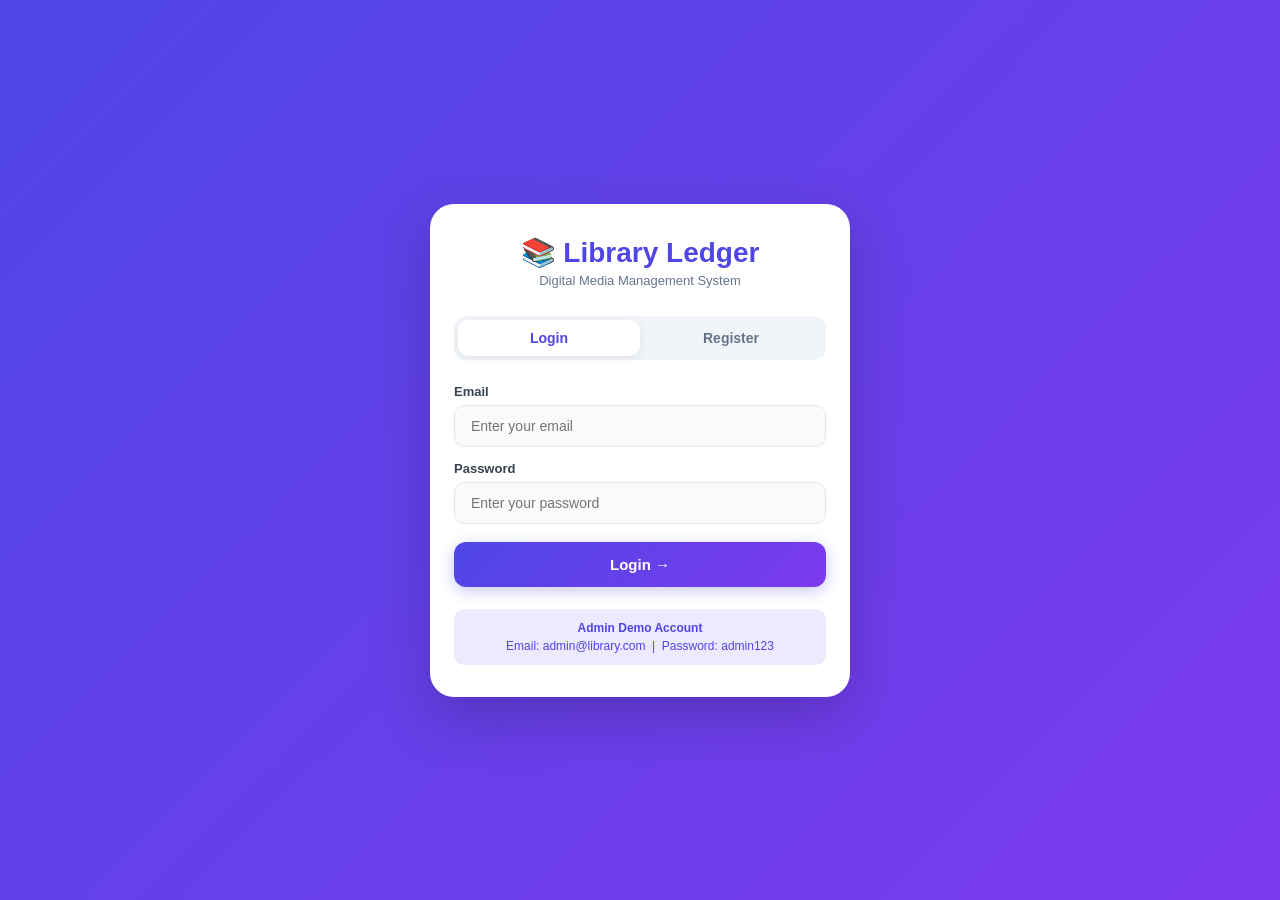
<file: frontend/login.html>
<!DOCTYPE html>
<html lang="en">
<head>
    <meta charset="UTF-8">
    <meta name="viewport" content="width=device-width, initial-scale=1.0">
    <meta name="mobile-web-app-capable" content="yes">
    <meta name="theme-color" content="#4f46e5">
    <title>Library Ledger — Login</title>
    <style>
        * { margin: 0; padding: 0; box-sizing: border-box; font-family: 'Segoe UI', sans-serif; }

        body {
            background: linear-gradient(135deg, #4f46e5, #7c3aed);
            min-height: 100vh;
            display: flex;
            align-items: center;
            justify-content: center;
            padding: 20px;
        }

        .container {
            background: white;
            border-radius: 24px;
            padding: 32px 24px;
            width: 100%;
            max-width: 420px;
            box-shadow: 0 20px 60px rgba(0,0,0,0.2);
        }

        .logo {
            text-align: center;
            margin-bottom: 28px;
        }

        .logo h1 { font-size: 28px; font-weight: 800; color: #4f46e5; }
        .logo p  { font-size: 13px; color: #64748b; margin-top: 4px; }

        .tabs {
            display: flex;
            background: #f1f5f9;
            border-radius: 12px;
            padding: 4px;
            margin-bottom: 24px;
        }

        .tab {
            flex: 1;
            padding: 10px;
            border: none;
            background: none;
            border-radius: 10px;
            font-size: 14px;
            font-weight: 600;
            cursor: pointer;
            color: #64748b;
            transition: all 0.2s;
        }

        .tab.active {
            background: white;
            color: #4f46e5;
            box-shadow: 0 2px 8px rgba(0,0,0,0.08);
        }

        .form { display: none; flex-direction: column; gap: 14px; }
        .form.active { display: flex; }

        .form-group { display: flex; flex-direction: column; gap: 6px; }

        .form-group label {
            font-size: 13px;
            font-weight: 600;
            color: #374151;
        }

        .form-group input {
            padding: 12px 16px;
            border: 1.5px solid #e2e8f0;
            border-radius: 10px;
            font-size: 14px;
            outline: none;
            transition: border-color 0.2s;
            background: #fafafa;
        }

        .form-group input:focus {
            border-color: #4f46e5;
            background: white;
        }

        .btn {
            background: linear-gradient(135deg, #4f46e5, #7c3aed);
            color: white;
            border: none;
            padding: 14px;
            border-radius: 12px;
            font-size: 15px;
            font-weight: 700;
            cursor: pointer;
            margin-top: 4px;
            transition: all 0.2s;
            box-shadow: 0 4px 15px rgba(79,70,229,0.3);
        }

        .btn:active { transform: scale(0.98); }

        .error {
            background: #fee2e2;
            color: #dc2626;
            padding: 10px 14px;
            border-radius: 8px;
            font-size: 13px;
            text-align: center;
            display: none;
        }

        .success {
            background: #dcfce7;
            color: #16a34a;
            padding: 10px 14px;
            border-radius: 8px;
            font-size: 13px;
            text-align: center;
            display: none;
        }

        .demo-hint {
            background: #ede9fe;
            border-radius: 10px;
            padding: 12px;
            margin-top: 8px;
            font-size: 12px;
            color: #4f46e5;
            text-align: center;
        }

        .demo-hint strong { display: block; margin-bottom: 4px; }

        .loading { opacity: 0.7; pointer-events: none; }
    </style>
</head>
<body>

<div class="container">
    <div class="logo">
        <h1>📚 Library Ledger</h1>
        <p>Digital Media Management System</p>
    </div>

    <!-- Tabs -->
    <div class="tabs">
        <button class="tab active" onclick="switchTab('login')">Login</button>
        <button class="tab" onclick="switchTab('register')">Register</button>
    </div>

    <!-- Error / Success -->
    <div id="error-msg"   class="error"></div>
    <div id="success-msg" class="success"></div>

    <!-- Login Form -->
    <div id="login-form" class="form active">
        <div class="form-group">
            <label>Email</label>
            <input type="email" id="l-email" placeholder="Enter your email">
        </div>
        <div class="form-group">
            <label>Password</label>
            <input type="password" id="l-password" placeholder="Enter your password">
        </div>
        <button class="btn" onclick="login()">Login →</button>

        <div class="demo-hint">
            <strong>Admin Demo Account</strong>
            Email: admin@library.com &nbsp;|&nbsp; Password: admin123
        </div>
    </div>

    <!-- Register Form -->
    <div id="register-form" class="form">
        <div class="form-group">
            <label>Full Name</label>
            <input type="text" id="r-name" placeholder="Enter your name">
        </div>
        <div class="form-group">
            <label>Email</label>
            <input type="email" id="r-email" placeholder="Enter your email">
        </div>
        <div class="form-group">
            <label>Phone</label>
            <input type="tel" id="r-phone" placeholder="Enter your phone">
        </div>
        <div class="form-group">
            <label>Password</label>
            <input type="password" id="r-password" placeholder="Create a password">
        </div>
        <button class="btn" onclick="register()">Register →</button>
    </div>
</div>

<script>
    const API = 'http://localhost:8082/api';

    function switchTab(tab) {
        document.querySelectorAll('.tab').forEach(t => t.classList.remove('active'));
        document.querySelectorAll('.form').forEach(f => f.classList.remove('active'));
        document.querySelector(`.tab:${tab === 'login' ? 'first-child' : 'last-child'}`).classList.add('active');
        document.getElementById(tab + '-form').classList.add('active');
        hideMessages();
    }

    function showError(msg) {
        const el = document.getElementById('error-msg');
        el.textContent = msg;
        el.style.display = 'block';
        document.getElementById('success-msg').style.display = 'none';
    }

    function showSuccess(msg) {
        const el = document.getElementById('success-msg');
        el.textContent = msg;
        el.style.display = 'block';
        document.getElementById('error-msg').style.display = 'none';
    }

    function hideMessages() {
        document.getElementById('error-msg').style.display   = 'none';
        document.getElementById('success-msg').style.display = 'none';
    }

    async function login() {
        const email    = document.getElementById('l-email').value.trim();
        const password = document.getElementById('l-password').value.trim();

        if (!email || !password) { showError('Please fill in all fields.'); return; }

        try {
            const res = await fetch(`${API}/auth/login`, {
                method: 'POST',
                headers: { 'Content-Type': 'application/json' },
                body: JSON.stringify({ email, password })
            });

            if (res.ok) {
                const data = await res.json();
                localStorage.setItem('token',    data.token);
                localStorage.setItem('role',     data.role);
                localStorage.setItem('name',     data.name);
                localStorage.setItem('email',    data.email);
                localStorage.setItem('memberId', data.memberId || '');

                if (data.role === 'ADMIN') {
                    window.location.href = 'index.html';
                } else {
                    window.location.href = 'member.html';
                }
            } else {
                const msg = await res.text();
                showError(msg || 'Invalid email or password.');
            }
        } catch (e) {
            showError('Could not connect to server. Make sure Spring Boot is running.');
        }
    }

    async function register() {
        const name     = document.getElementById('r-name').value.trim();
        const email    = document.getElementById('r-email').value.trim();
        const phone    = document.getElementById('r-phone').value.trim();
        const password = document.getElementById('r-password').value.trim();

        if (!name || !email || !phone || !password) { showError('Please fill in all fields.'); return; }

        try {
            const res = await fetch(`${API}/auth/register`, {
                method: 'POST',
                headers: { 'Content-Type': 'application/json' },
                body: JSON.stringify({ name, email, phone, password })
            });

            const msg = await res.text();
            if (res.ok) {
                showSuccess(msg + ' Please login now.');
                switchTab('login');
                document.getElementById('l-email').value = email;
            } else {
                showError(msg);
            }
        } catch (e) {
            showError('Could not connect to server.');
        }
    }

    // Check if already logged in
    if (localStorage.getItem('token')) {
        const role = localStorage.getItem('role');
        window.location.href = role === 'ADMIN' ? 'index.html' : 'member.html';
    }
</script>

</body>
</html>

<!-- "C:\Program Files\MySQL\MySQL Server 8.0\bin\mysql.exe" -u root -p -->
</file>
